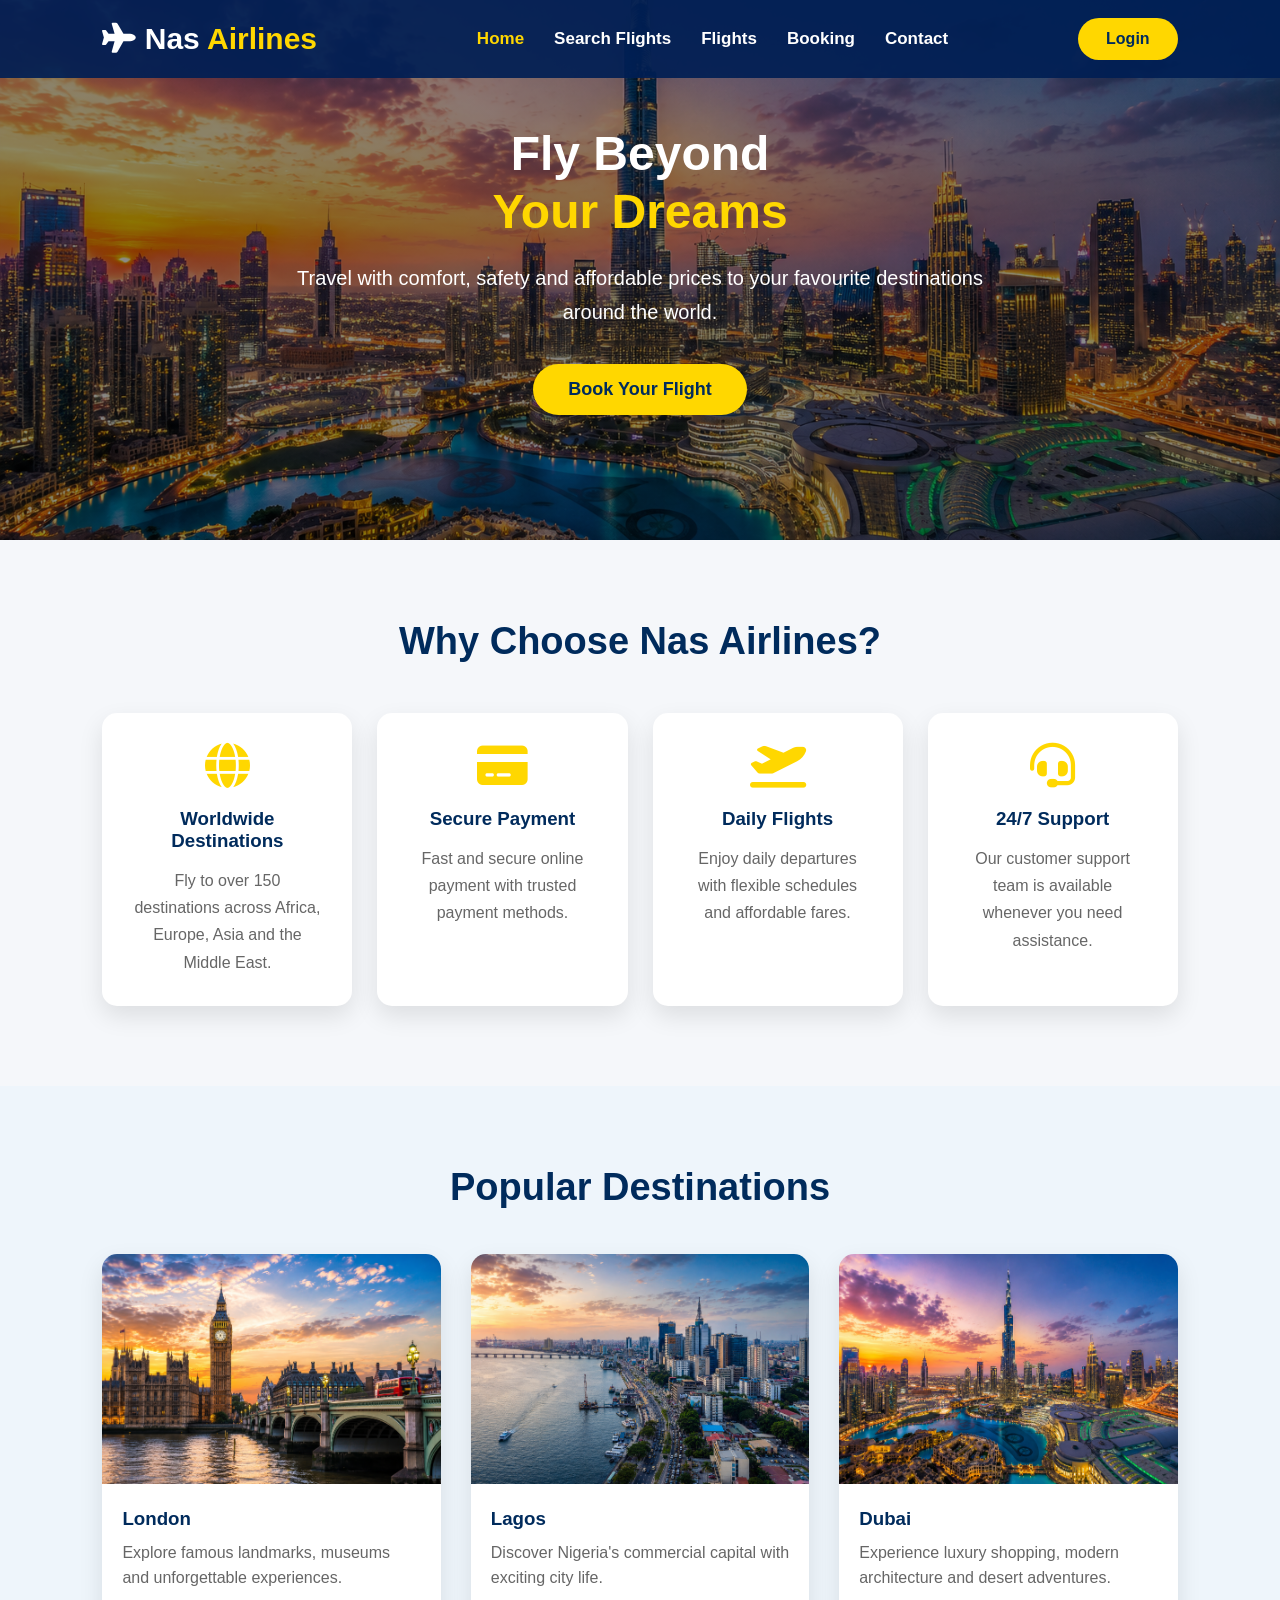
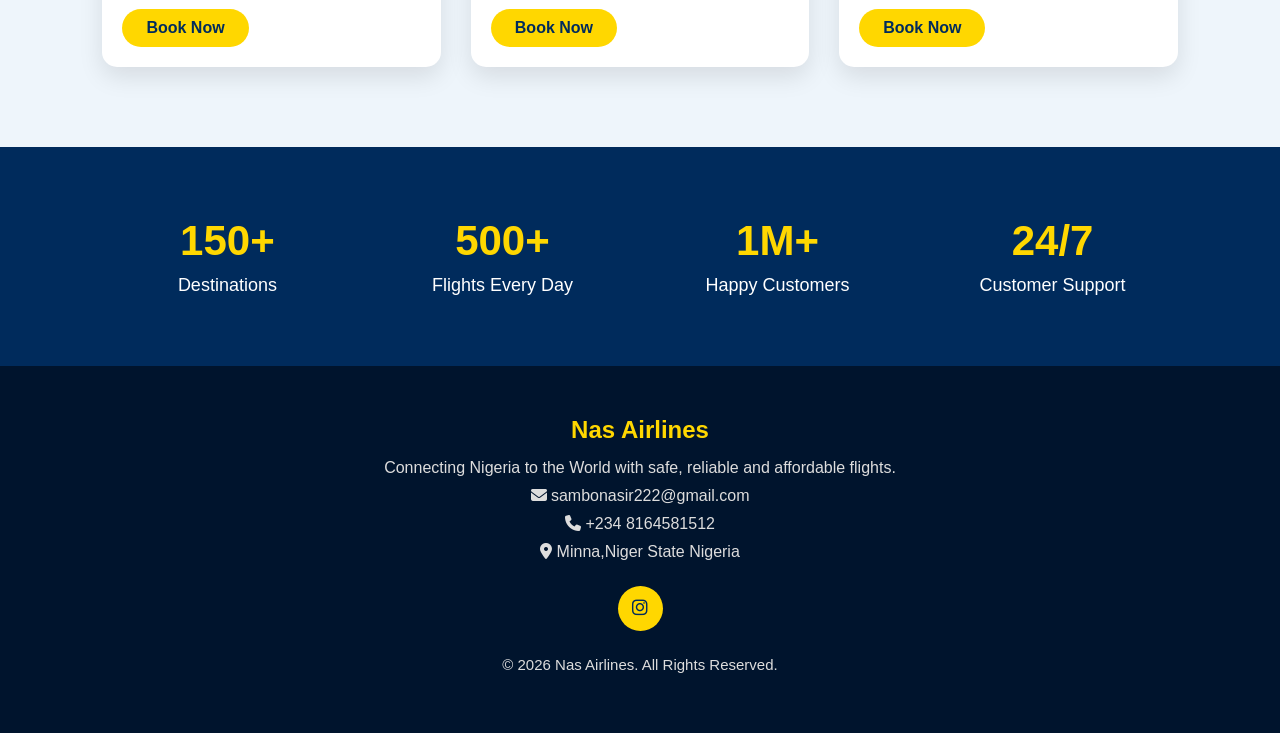
<file: index.html>
<!DOCTYPE html>
<html lang="en">

<head>

<meta charset="UTF-8">

<meta name="viewport" content="width=device-width, initial-scale=1.0">

<title>Nas Airlines</title>

<link rel="stylesheet" href="style.css">

<link rel="stylesheet"
href="https://cdnjs.cloudflare.com/ajax/libs/font-awesome/6.5.2/css/all.min.css">

</head>

<body>


<header>

<div class="logo">

<i class="fas fa-plane"></i>

Nas <span>Airlines</span>

</div>

<nav>

<ul>

<li><a class="active" href="index.html">Home</a></li>

<li><a href="search.html">Search Flights</a></li>

<li><a href="flights.html">Flights</a></li>

<li><a href="booking.html">Booking</a></li>

<li><a href="contact.html">Contact</a></li>

</ul>

</nav>

<a href="#" class="login-btn">Login</a>

</header>



<section class="hero">

<div class="hero-content">

<h1>

Fly Beyond

<br>

<span>Your Dreams</span>

</h1>

<p>

Travel with comfort, safety and affordable prices to your favourite destinations around the world.

</p>

<a href="search.html" class="hero-btn">

Book Your Flight

</a>

</div>

</section>



<section class="features">

<h2>Why Choose Nas Airlines?</h2>

<div class="feature-container">

<div class="feature-card">

<i class="fas fa-globe"></i>

<h3>Worldwide Destinations</h3>

<p>

Fly to over 150 destinations across Africa, Europe, Asia and the Middle East.

</p>

</div>

<div class="feature-card">

<i class="fas fa-credit-card"></i>

<h3>Secure Payment</h3>

<p>

Fast and secure online payment with trusted payment methods.

</p>

</div>

<div class="feature-card">

<i class="fas fa-plane-departure"></i>

<h3>Daily Flights</h3>

<p>

Enjoy daily departures with flexible schedules and affordable fares.

</p>

</div>

<div class="feature-card">

<i class="fas fa-headset"></i>

<h3>24/7 Support</h3>

<p>

Our customer support team is available whenever you need assistance.

</p>

</div>

</div>

</section>


<section class="destinations">

<h2>Popular Destinations</h2>

<div class="destination-container">

<div class="destination-card">

<img src="images/london.jpg.png" alt="London">

<div class="destination-info">

<h3>London</h3>

<p>Explore famous landmarks, museums and unforgettable experiences.</p>

<a href="search.html" class="card-btn">Book Now</a>

</div>

</div>

<div class="destination-card">

<img src="images/lagos.jpg.png" alt="Lagos">

<div class="destination-info">

<h3>Lagos</h3>

<p>Discover Nigeria's commercial capital with exciting city life.</p>

<a href="search.html" class="card-btn">Book Now</a>

</div>

</div>

<div class="destination-card">

<img src="images/dubai.jpg.png" alt="Dubai">

<div class="destination-info">

<h3>Dubai</h3>

<p>Experience luxury shopping, modern architecture and desert adventures.</p>

<a href="search.html" class="card-btn">Book Now</a>

</div>

</div>

</div>

</section>

<section class="stats">

<div class="stat-box">

<h2>150+</h2>

<p>Destinations</p>

</div>

<div class="stat-box">

<h2>500+</h2>

<p>Flights Every Day</p>

</div>

<div class="stat-box">

<h2>1M+</h2>

<p>Happy Customers</p>

</div>

<div class="stat-box">

<h2>24/7</h2>

<p>Customer Support</p>

</div>

</section>



<footer>

<div class="footer-content">

<h2>Nas Airlines</h2>

<p>Connecting Nigeria to the World with safe, reliable and affordable flights.</p>

<p><i class="fas fa-envelope"></i> sambonasir222@gmail.com</p>

<p><i class="fas fa-phone"></i> +234 8164581512</p>

<p><i class="fas fa-location-dot"></i> Minna,Niger State Nigeria</p>

<div class="social-icons">


<a href="#"><i class="fab fa-instagram"></i></a>

</div>

<p class="copyright">

© 2026 Nas Airlines. All Rights Reserved.

</p>

</div>

</footer>

</body>

</html>
</file>
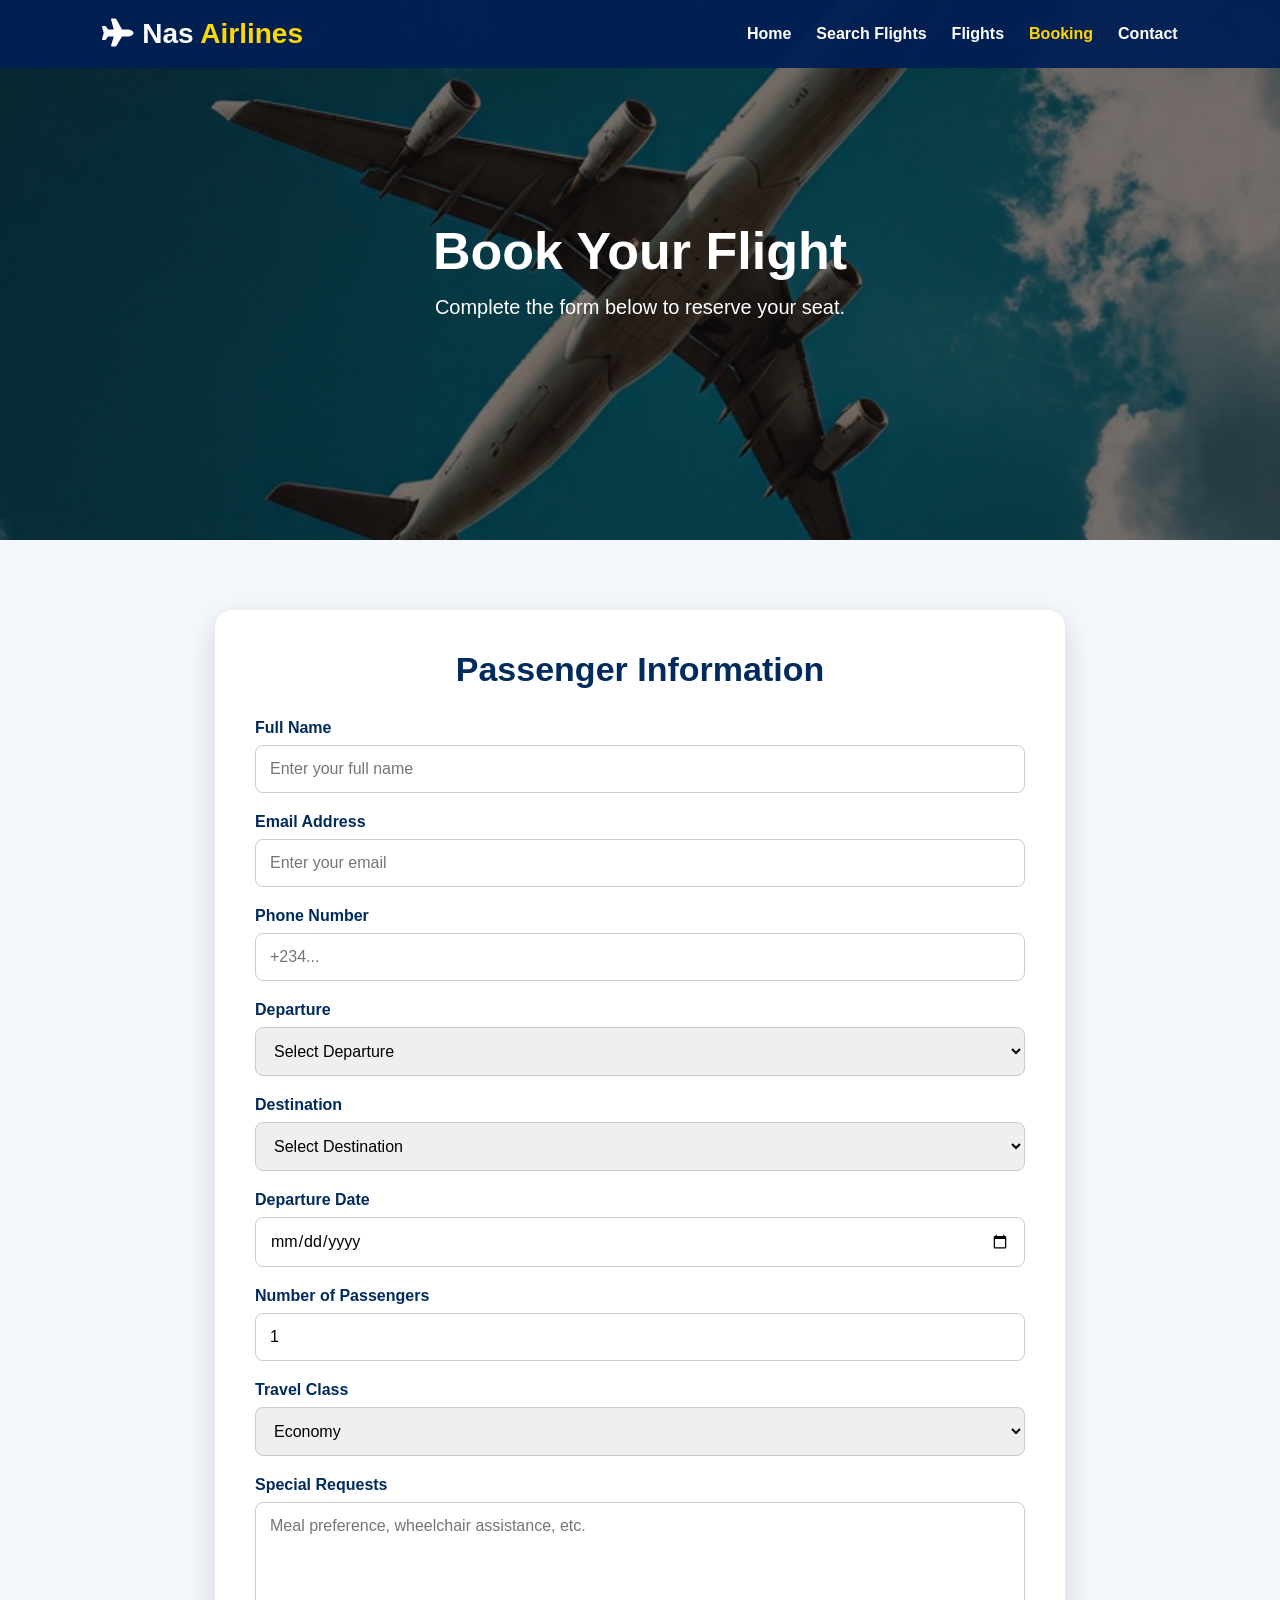
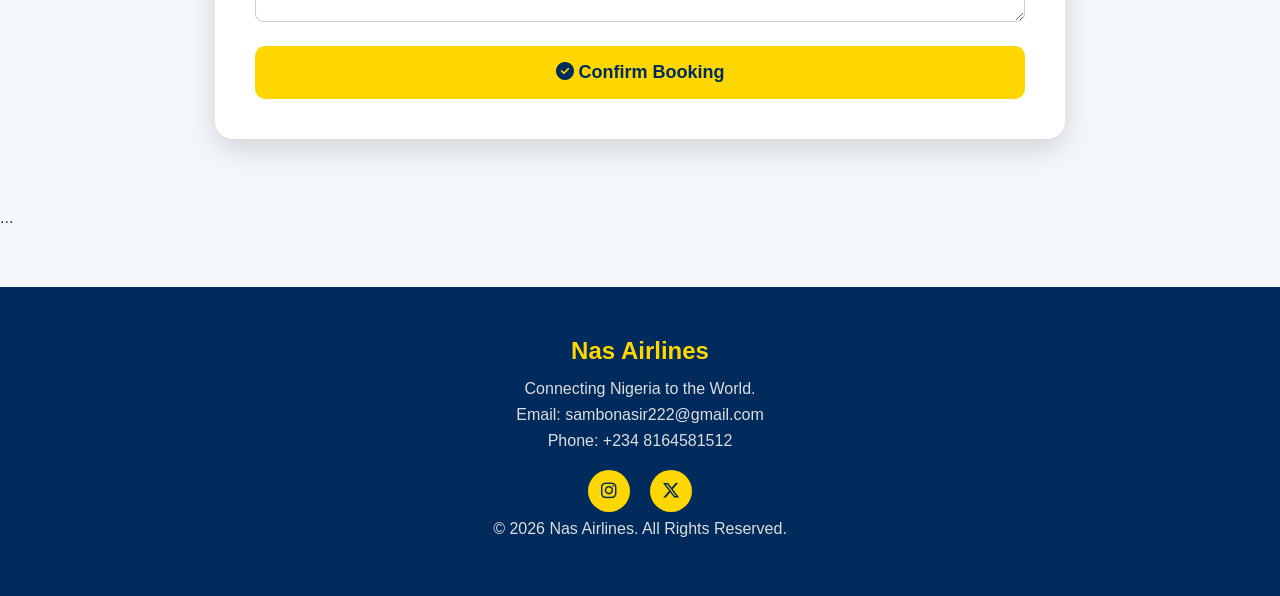
<file: booking.html>
<!DOCTYPE html>
<html lang="en">

<head>

<meta charset="UTF-8">
<meta name="viewport" content="width=device-width, initial-scale=1.0">

<title>Book Flight | Nas Airlines</title>

<link rel="stylesheet" href="booking.css">

<link rel="stylesheet"
href="https://cdnjs.cloudflare.com/ajax/libs/font-awesome/6.5.2/css/all.min.css">

</head>

<body>

<header>

<div class="logo">
<i class="fas fa-plane"></i>
Nas <span>Airlines</span>
</div>

<nav>

<ul>

<li><a href="index.html">Home</a></li>
<li><a href="search.html">Search Flights</a></li>
<li><a href="flights.html">Flights</a></li>
<li><a href="booking.html" class="active">Booking</a></li>
<li><a href="contact.html">Contact</a></li>

</ul>

</nav>

</header>

<section class="hero">

<div class="overlay">

<h1>Book Your Flight</h1>

<p>Complete the form below to reserve your seat.</p>

</div>

</section>

<section class="booking">

<h2>Passenger Information</h2>

<form>

<div class="input-group">

<label>Full Name</label>

<input type="text" placeholder="Enter your full name" required>

</div>

<div class="input-group">

<label>Email Address</label>

<input type="email" placeholder="Enter your email" required>

</div>

<div class="input-group">

<label>Phone Number</label>

<input type="tel" placeholder="+234..." required>

</div>
<div class="input-group">

<label>Departure</label>

<select required>
    <option value="">Select Departure</option>
    <option>Abuja</option>
    <option>Lagos</option>
    <option>Kano</option>
</select>

</div>

<div class="input-group">

<label>Destination</label>

<select required>
    <option value="">Select Destination</option>
    <option>London</option>
    <option>Dubai</option>
    <option>Lagos</option>
</select>

</div>

<div class="input-group">

<label>Departure Date</label>

<input type="date" required>

</div>

<div class="input-group">

<label>Number of Passengers</label>

<input type="number" min="1" max="10" value="1" required>

</div>

<div class="input-group">

<label>Travel Class</label>

<select required>
    <option>Economy</option>
    <option>Premium Economy</option>
    <option>Business</option>
    <option>First Class</option>
</select>

</div>

<div class="input-group">

<label>Special Requests</label>

<textarea rows="5" placeholder="Meal preference, wheelchair assistance, etc."></textarea>

</div>

<button type="submit" class="book-btn">
<i class="fas fa-check-circle"></i>
Confirm Booking
</button>

</form>

</section>
...
</form>

</section>

<footer>

<h2>Nas Airlines</h2>

<p>Connecting Nigeria to the World.</p>

<p>Email: sambonasir222@gmail.com</p>

<p>Phone: +234 8164581512</p>

<div class="social-icons">
<a href="#"><i class="fab fa-instagram"></i></a>
<a href="#"><i class="fab fa-x-twitter"></i></a>

</div>

<p>&copy; 2026 Nas Airlines. All Rights Reserved.</p>

</footer>

</body>
</html>
</file>
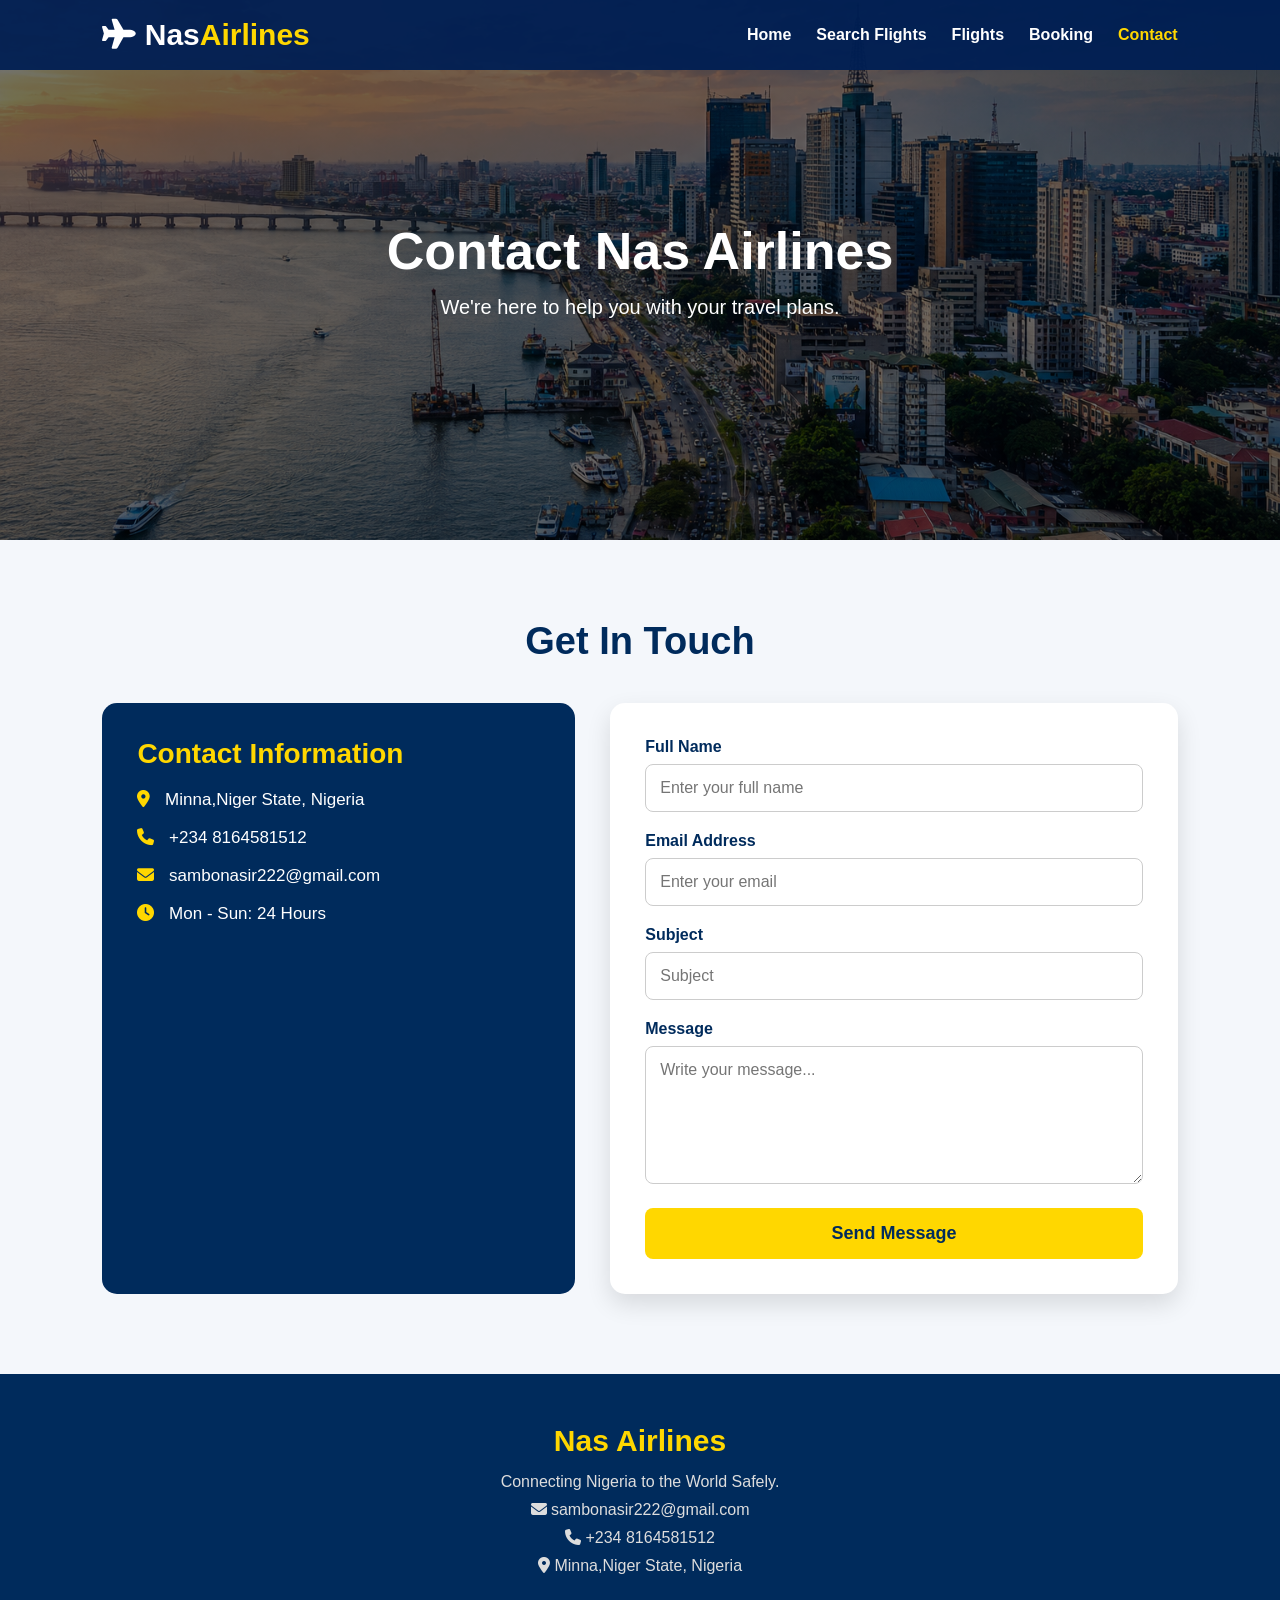
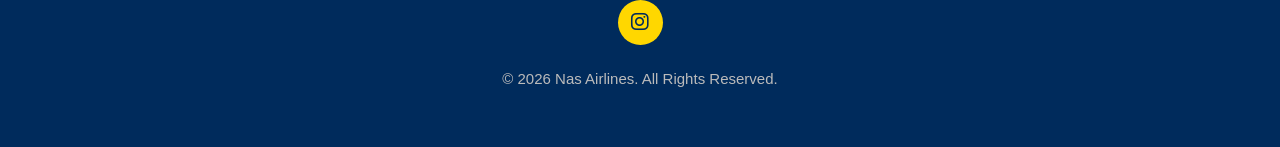
<file: contact.html>
<!DOCTYPE html>
<html lang="en">

<head>

<meta charset="UTF-8">
<meta name="viewport" content="width=device-width, initial-scale=1.0">

<title>Contact Us | Nas Airlines</title>

<link rel="stylesheet" href="contact.css">

<link rel="stylesheet"
href="https://cdnjs.cloudflare.com/ajax/libs/font-awesome/6.5.2/css/all.min.css">

</head>

<body>

<header>

<div class="logo">
<i class="fas fa-plane"></i>
Nas<span>Airlines</span>
</div>

<nav>

<ul>

<li><a href="index.html">Home</a></li>
<li><a href="search.html">Search Flights</a></li>
<li><a href="flights.html">Flights</a></li>
<li><a href="booking.html">Booking</a></li>
<li><a href="contact.html" class="active">Contact</a></li>

</ul>

</nav>

</header>

<section class="hero">

<div class="overlay">

<h1>Contact Nas Airlines</h1>

<p>We're here to help you with your travel plans.</p>

</div>

</section>

<section class="contact">

<h2>Get In Touch</h2>

<div class="contact-container">

<div class="contact-info">

<h3>Contact Information</h3>

<p><i class="fas fa-location-dot"></i> Minna,Niger State, Nigeria</p>

<p><i class="fas fa-phone"></i> +234 8164581512</p>

<p><i class="fas fa-envelope"></i> sambonasir222@gmail.com</p>

<p><i class="fas fa-clock"></i> Mon - Sun: 24 Hours</p>

</div>

<form class="contact-form">

<label>Full Name</label>
<input type="text" placeholder="Enter your full name" required>

<label>Email Address</label>
<input type="email" placeholder="Enter your email" required>

<label>Subject</label>
<input type="text" placeholder="Subject" required>

<label>Message</label>
<textarea rows="6" placeholder="Write your message..." required></textarea>

<button type="submit">Send Message</button>

</form>
</div>

</section>

<footer>

<h2>Nas Airlines</h2>

<p>Connecting Nigeria to the World Safely.</p>

<p><i class="fas fa-envelope"></i> sambonasir222@gmail.com</p>

<p><i class="fas fa-phone"></i> +234 8164581512</p>

<p><i class="fas fa-location-dot"></i> Minna,Niger State, Nigeria</p>

<div class="social-icons">



<a href="#"><i class="fab fa-instagram"></i></a>

</div>

<p class="copyright">
© 2026 Nas Airlines. All Rights Reserved.
</p>

</footer>

</body>

</html>
</file>
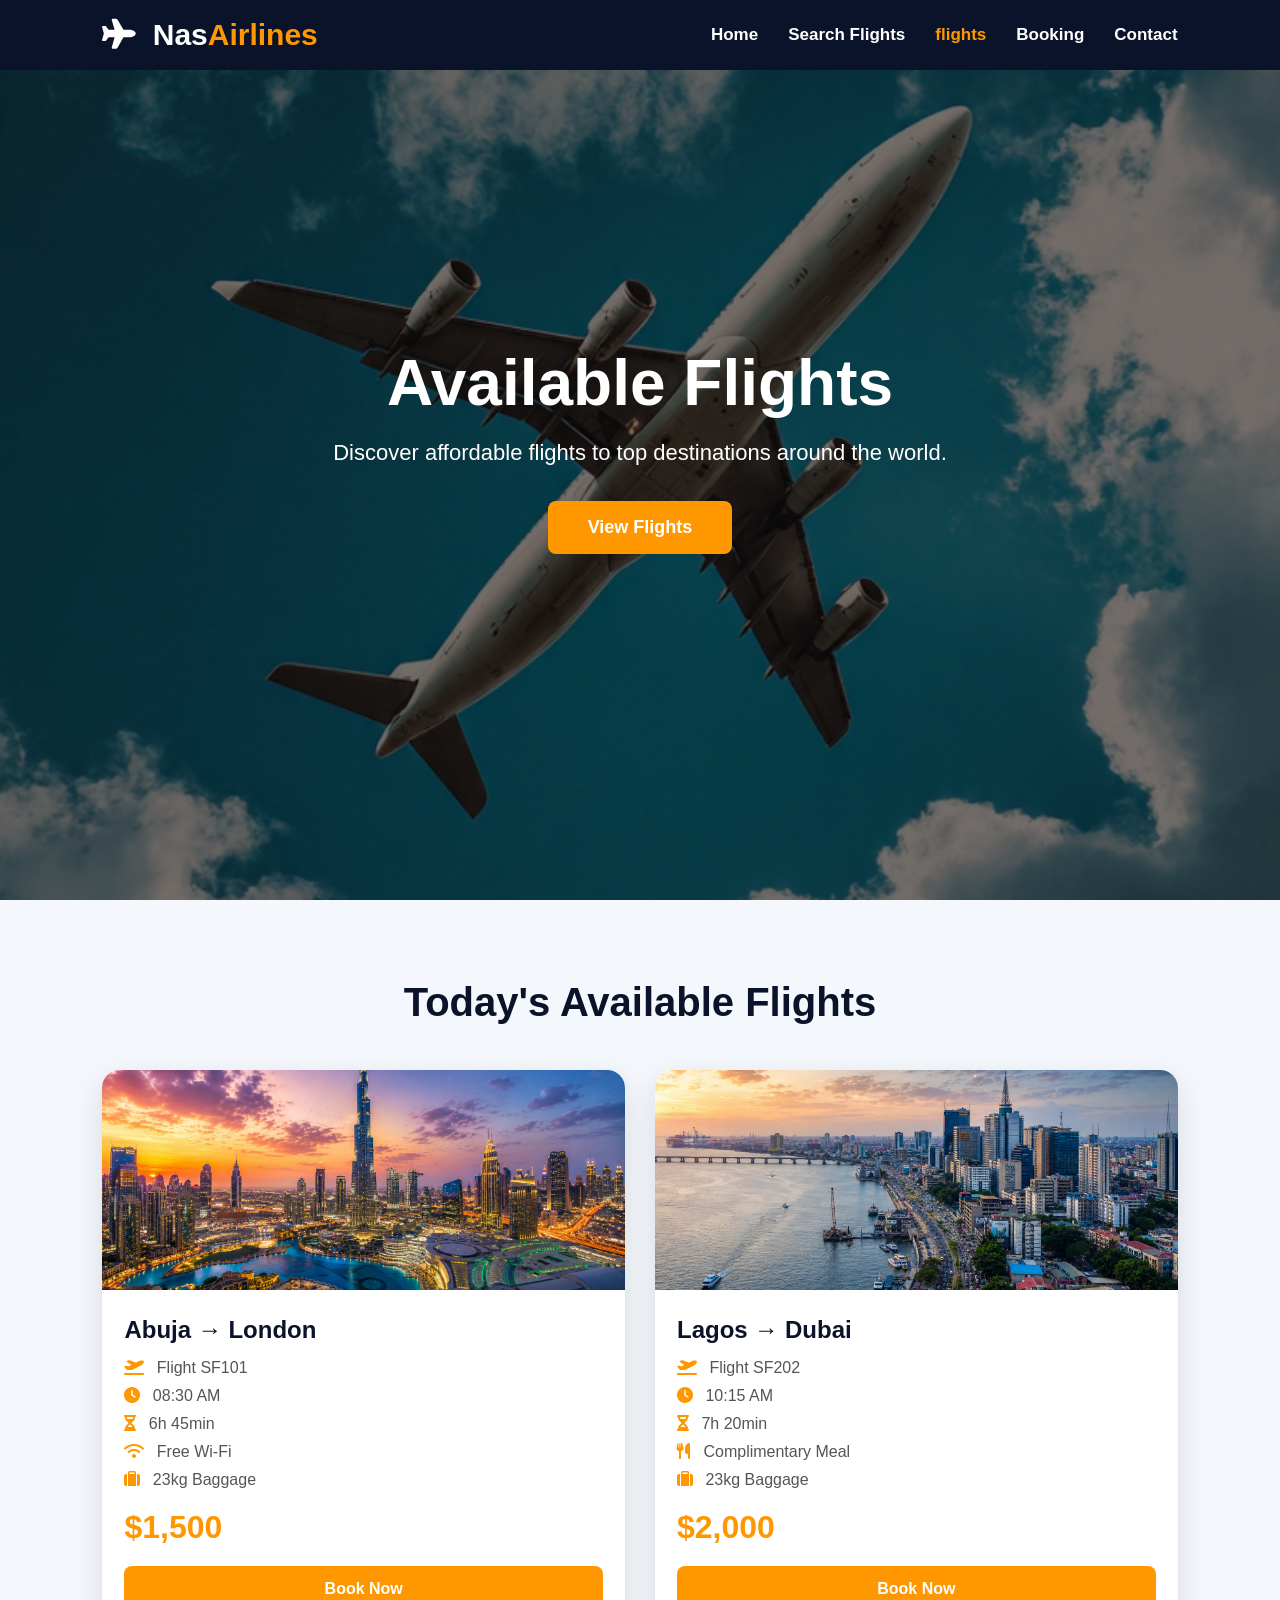
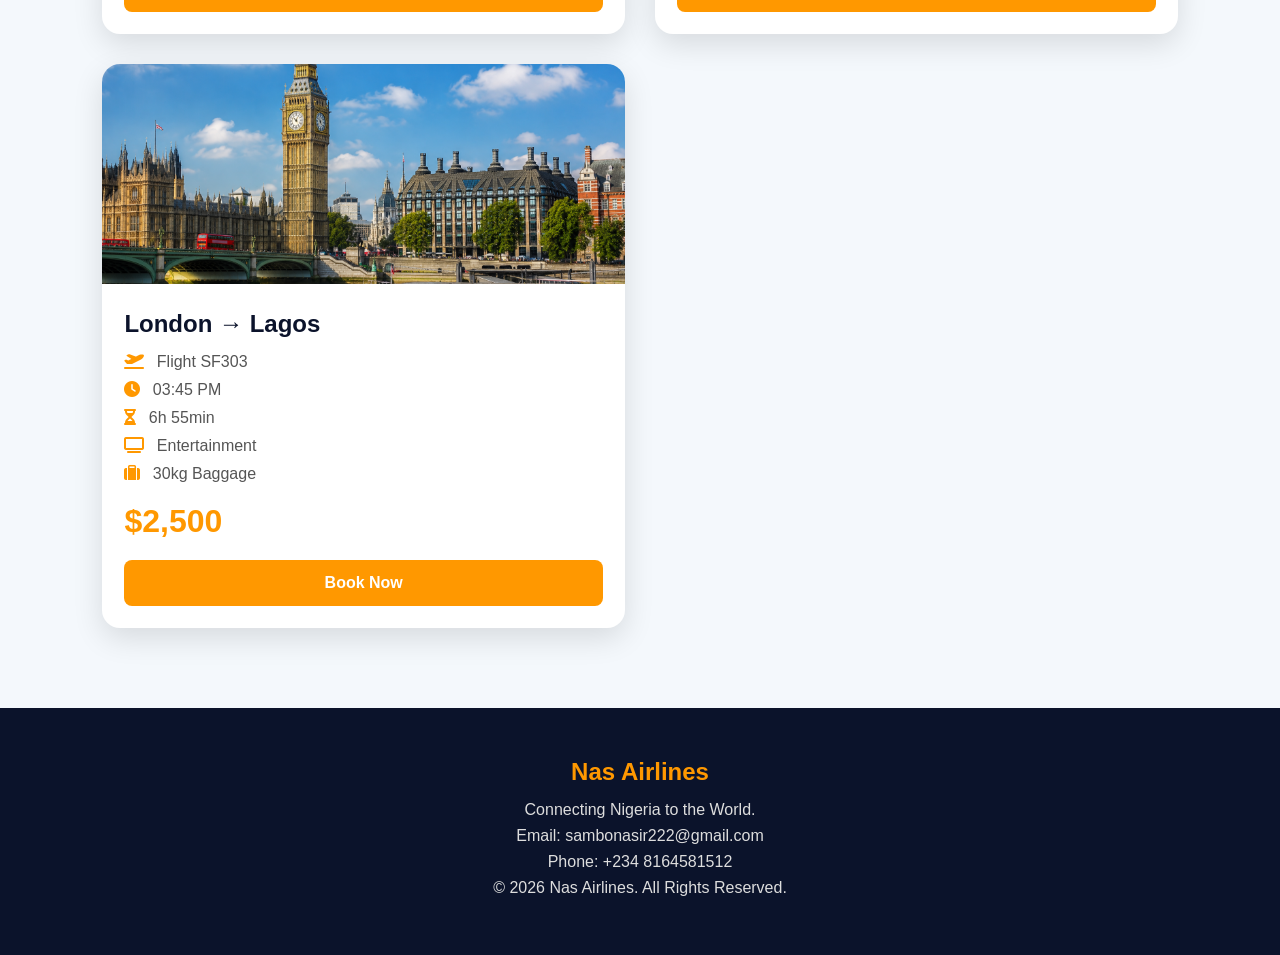
<file: Flights.html>
<!DOCTYPE html>
<html lang="en">

<head>
    <meta charset="UTF-8">
    <meta name="viewport" content="width=device-width, initial-scale=1.0">

    <title>Available Flights | Nas Airlines</title>

    <link rel="stylesheet" href="flight.css">

    <link rel="stylesheet"
    href="https://cdnjs.cloudflare.com/ajax/libs/font-awesome/6.5.2/css/all.min.css">
</head>

<body>

<header>

    <div class="logo">
        <i class="fas fa-plane"></i>
        Nas<span>Airlines</span>
    </div>

    <nav>
        <ul>
            <li><a href="index.html">Home</a></li>
            <li><a href="search.html">Search Flights</a></li>
            <li><a href="flights.html" class="active">flights</a></li>
            <li><a href="booking.html">Booking</a></li>
            <li><a href="contact.html">Contact</a></li>
        </ul>
    </nav>

</header>

<section class="hero">

    <div class="overlay">

        <h1>Available Flights</h1>

        <p>
            Discover affordable flights to top destinations around the world.
        </p>

        <a href="#flights" class="hero-btn">
            View Flights
        </a>

    </div>

</section>

<section class="flights" id="flights">

<h2>Today's Available Flights</h2>

<div class="flight-container">

<div class="flight-card">

<img src="images/dubai.jpg.png" alt="Abuja">

<div class="flight-info">

<h3>Abuja → London</h3>

<p><i class="fas fa-plane-departure"></i> Flight SF101</p>

<p><i class="fas fa-clock"></i> 08:30 AM</p>

<p><i class="fas fa-hourglass-half"></i> 6h 45min</p>

<p><i class="fas fa-wifi"></i> Free Wi-Fi</p>

<p><i class="fas fa-suitcase"></i> 23kg Baggage</p>

<div class="price">$1,500</div>

<a href="booking.html" class="book-btn">Book Now</a>

</div>

</div>
<div class="flight-card">

<img src="images/lagos.jpg.png" alt="Lagos">

<div class="flight-info">

<h3>Lagos → Dubai</h3>

<p><i class="fas fa-plane-departure"></i> Flight SF202</p>

<p><i class="fas fa-clock"></i> 10:15 AM</p>

<p><i class="fas fa-hourglass-half"></i> 7h 20min</p>

<p><i class="fas fa-utensils"></i> Complimentary Meal</p>

<p><i class="fas fa-suitcase"></i> 23kg Baggage</p>

<div class="price">$2,000</div>

<a href="booking.html" class="book-btn">Book Now</a>

</div>

</div>


<div class="flight-card">

<img src="images/london view.jpg.png" alt="London">

<div class="flight-info">

<h3>London → Lagos</h3>

<p><i class="fas fa-plane-departure"></i> Flight SF303</p>

<p><i class="fas fa-clock"></i> 03:45 PM</p>

<p><i class="fas fa-hourglass-half"></i> 6h 55min</p>

<p><i class="fas fa-tv"></i> Entertainment</p>

<p><i class="fas fa-suitcase"></i> 30kg Baggage</p>

<div class="price">$2,500</div>

<a href="booking.html" class="book-btn">Book Now</a>

</div>

</div>

</div>

</section>

<footer>

<h2>Nas Airlines</h2>

<p>Connecting Nigeria to the World.</p>

<p>Email: sambonasir222@gmail.com</p>

<p>Phone: +234 8164581512</p>

<p>&copy; 2026 Nas Airlines. All Rights Reserved.</p>

</footer>

</body>

</html>
</file>
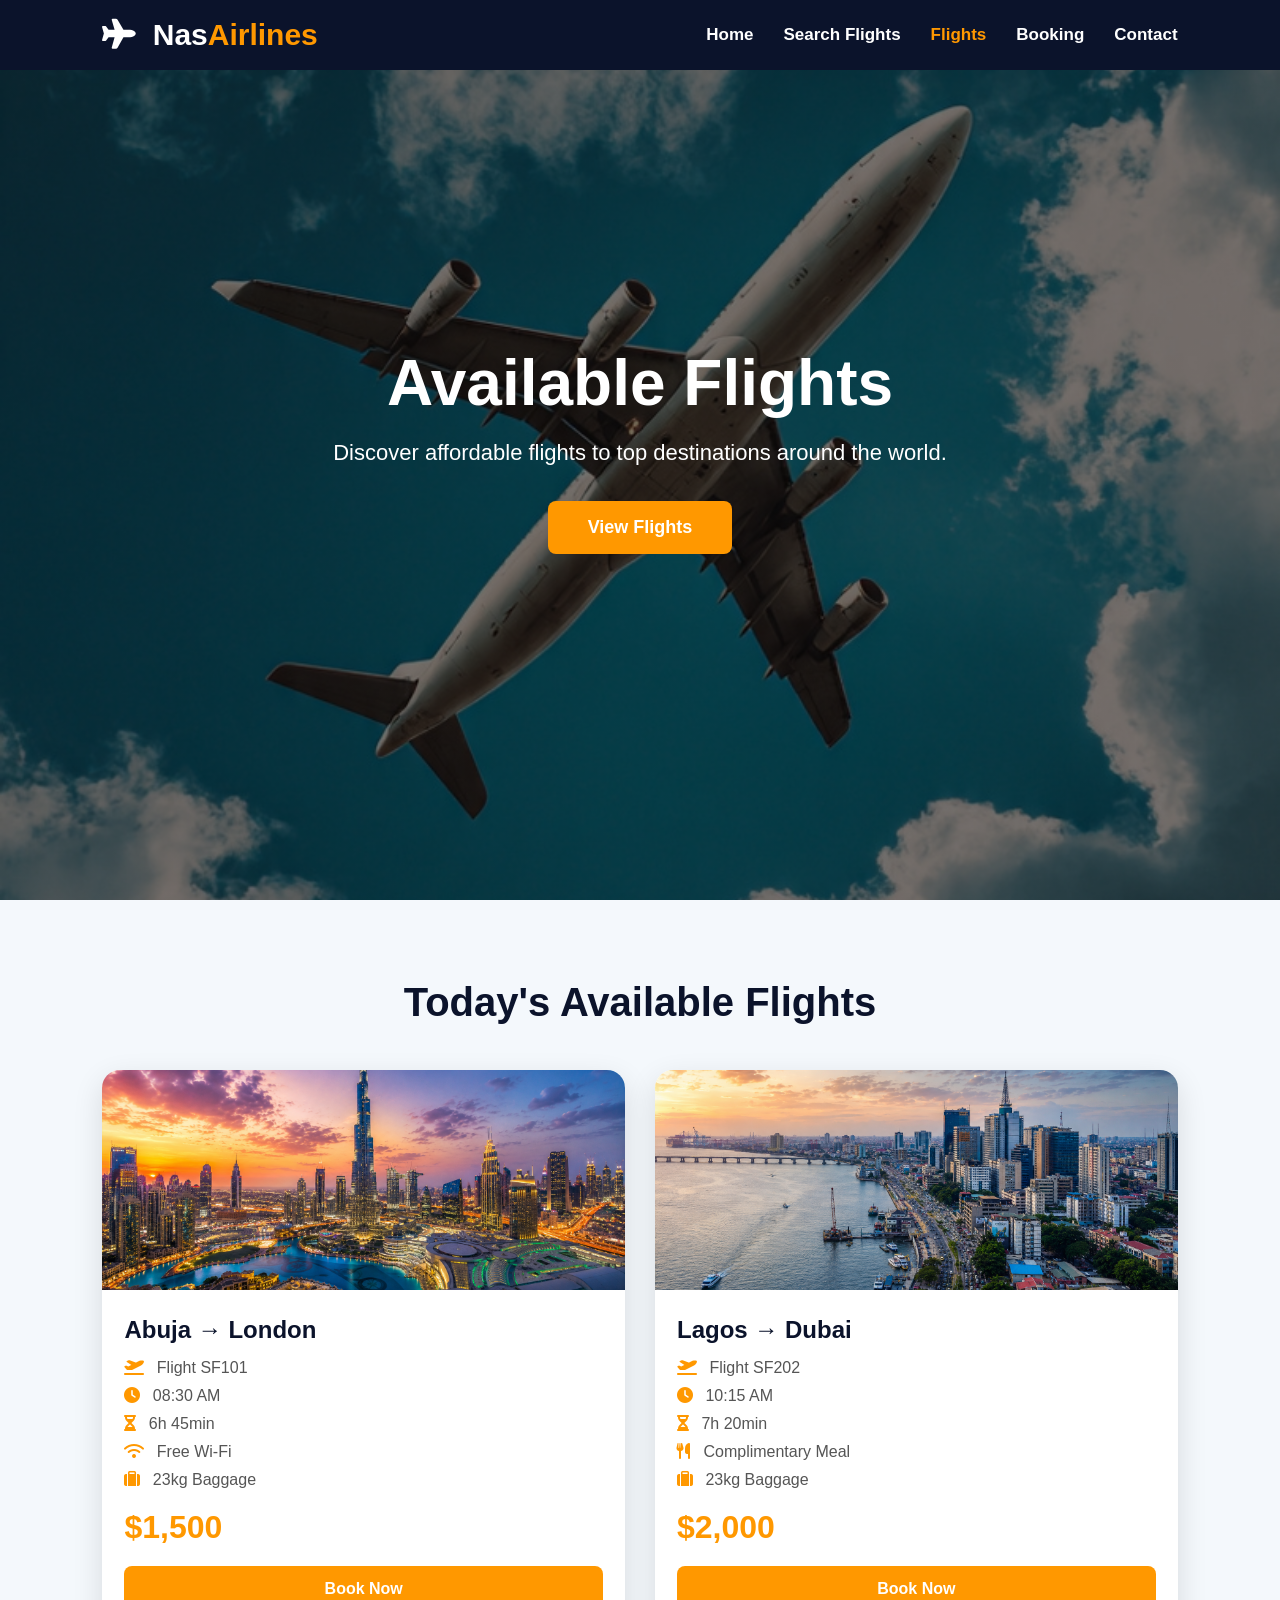
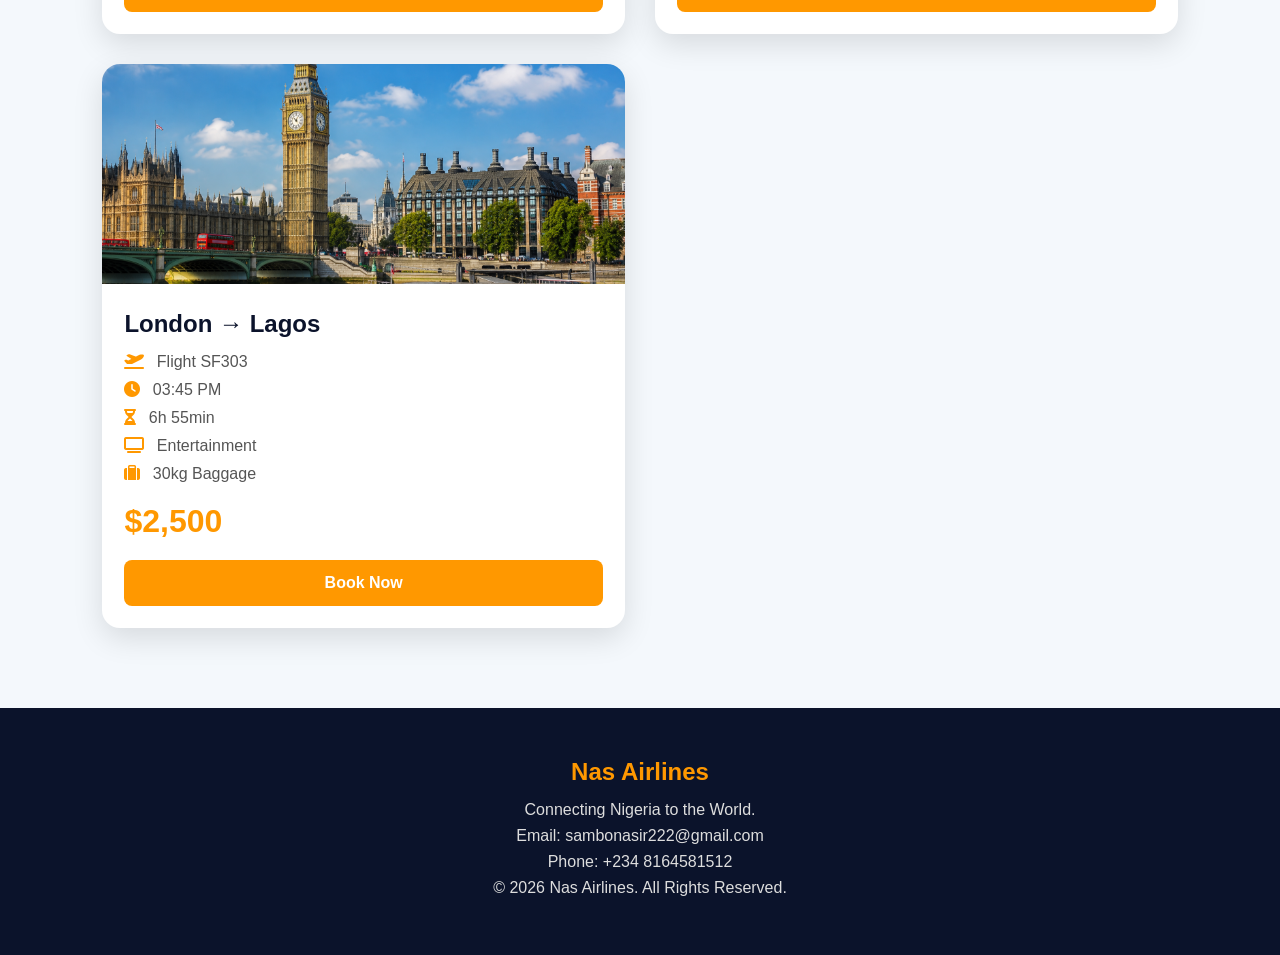
<file: flights.html>
<!DOCTYPE html>
<html lang="en">

<head>
    <meta charset="UTF-8">
    <meta name="viewport" content="width=device-width, initial-scale=1.0">

    <title>Available Flights | Nas Airlines</title>

    <link rel="stylesheet" href="flight.css">

    <link rel="stylesheet"
    href="https://cdnjs.cloudflare.com/ajax/libs/font-awesome/6.5.2/css/all.min.css">
</head>

<body>

<header>

    <div class="logo">
        <i class="fas fa-plane"></i>
        Nas<span>Airlines</span>
    </div>

    <nav>
        <ul>
            <li><a href="index.html">Home</a></li>
            <li><a href="search.html">Search Flights</a></li>
            <li><a href="flights.html" class="active">Flights</a></li>
            <li><a href="booking.html">Booking</a></li>
            <li><a href="contact.html">Contact</a></li>
        </ul>
    </nav>

</header>

<section class="hero">

    <div class="overlay">

        <h1>Available Flights</h1>

        <p>
            Discover affordable flights to top destinations around the world.
        </p>

        <a href="#flights" class="hero-btn">
            View Flights
        </a>

    </div>

</section>

<section class="flights" id="flights">

<h2>Today's Available Flights</h2>

<div class="flight-container">

<div class="flight-card">

<img src="images/dubai.jpg.png" alt="Abuja">

<div class="flight-info">

<h3>Abuja → London</h3>

<p><i class="fas fa-plane-departure"></i> Flight SF101</p>

<p><i class="fas fa-clock"></i> 08:30 AM</p>

<p><i class="fas fa-hourglass-half"></i> 6h 45min</p>

<p><i class="fas fa-wifi"></i> Free Wi-Fi</p>

<p><i class="fas fa-suitcase"></i> 23kg Baggage</p>

<div class="price">$1,500</div>

<a href="booking.html" class="book-btn">Book Now</a>

</div>

</div>
<div class="flight-card">

<img src="images/lagos.jpg.png" alt="Lagos">

<div class="flight-info">

<h3>Lagos → Dubai</h3>

<p><i class="fas fa-plane-departure"></i> Flight SF202</p>

<p><i class="fas fa-clock"></i> 10:15 AM</p>

<p><i class="fas fa-hourglass-half"></i> 7h 20min</p>

<p><i class="fas fa-utensils"></i> Complimentary Meal</p>

<p><i class="fas fa-suitcase"></i> 23kg Baggage</p>

<div class="price">$2,000</div>

<a href="booking.html" class="book-btn">Book Now</a>

</div>

</div>


<div class="flight-card">

<img src="images/london view.jpg.png" alt="London">

<div class="flight-info">

<h3>London → Lagos</h3>

<p><i class="fas fa-plane-departure"></i> Flight SF303</p>

<p><i class="fas fa-clock"></i> 03:45 PM</p>

<p><i class="fas fa-hourglass-half"></i> 6h 55min</p>

<p><i class="fas fa-tv"></i> Entertainment</p>

<p><i class="fas fa-suitcase"></i> 30kg Baggage</p>

<div class="price">$2,500</div>

<a href="booking.html" class="book-btn">Book Now</a>

</div>

</div>

</div>

</section>

<footer>

<h2>Nas Airlines</h2>

<p>Connecting Nigeria to the World.</p>

<p>Email: sambonasir222@gmail.com</p>

<p>Phone: +234 8164581512</p>

<p>&copy; 2026 Nas Airlines. All Rights Reserved.</p>

</footer>

</body>

</html>
</file>
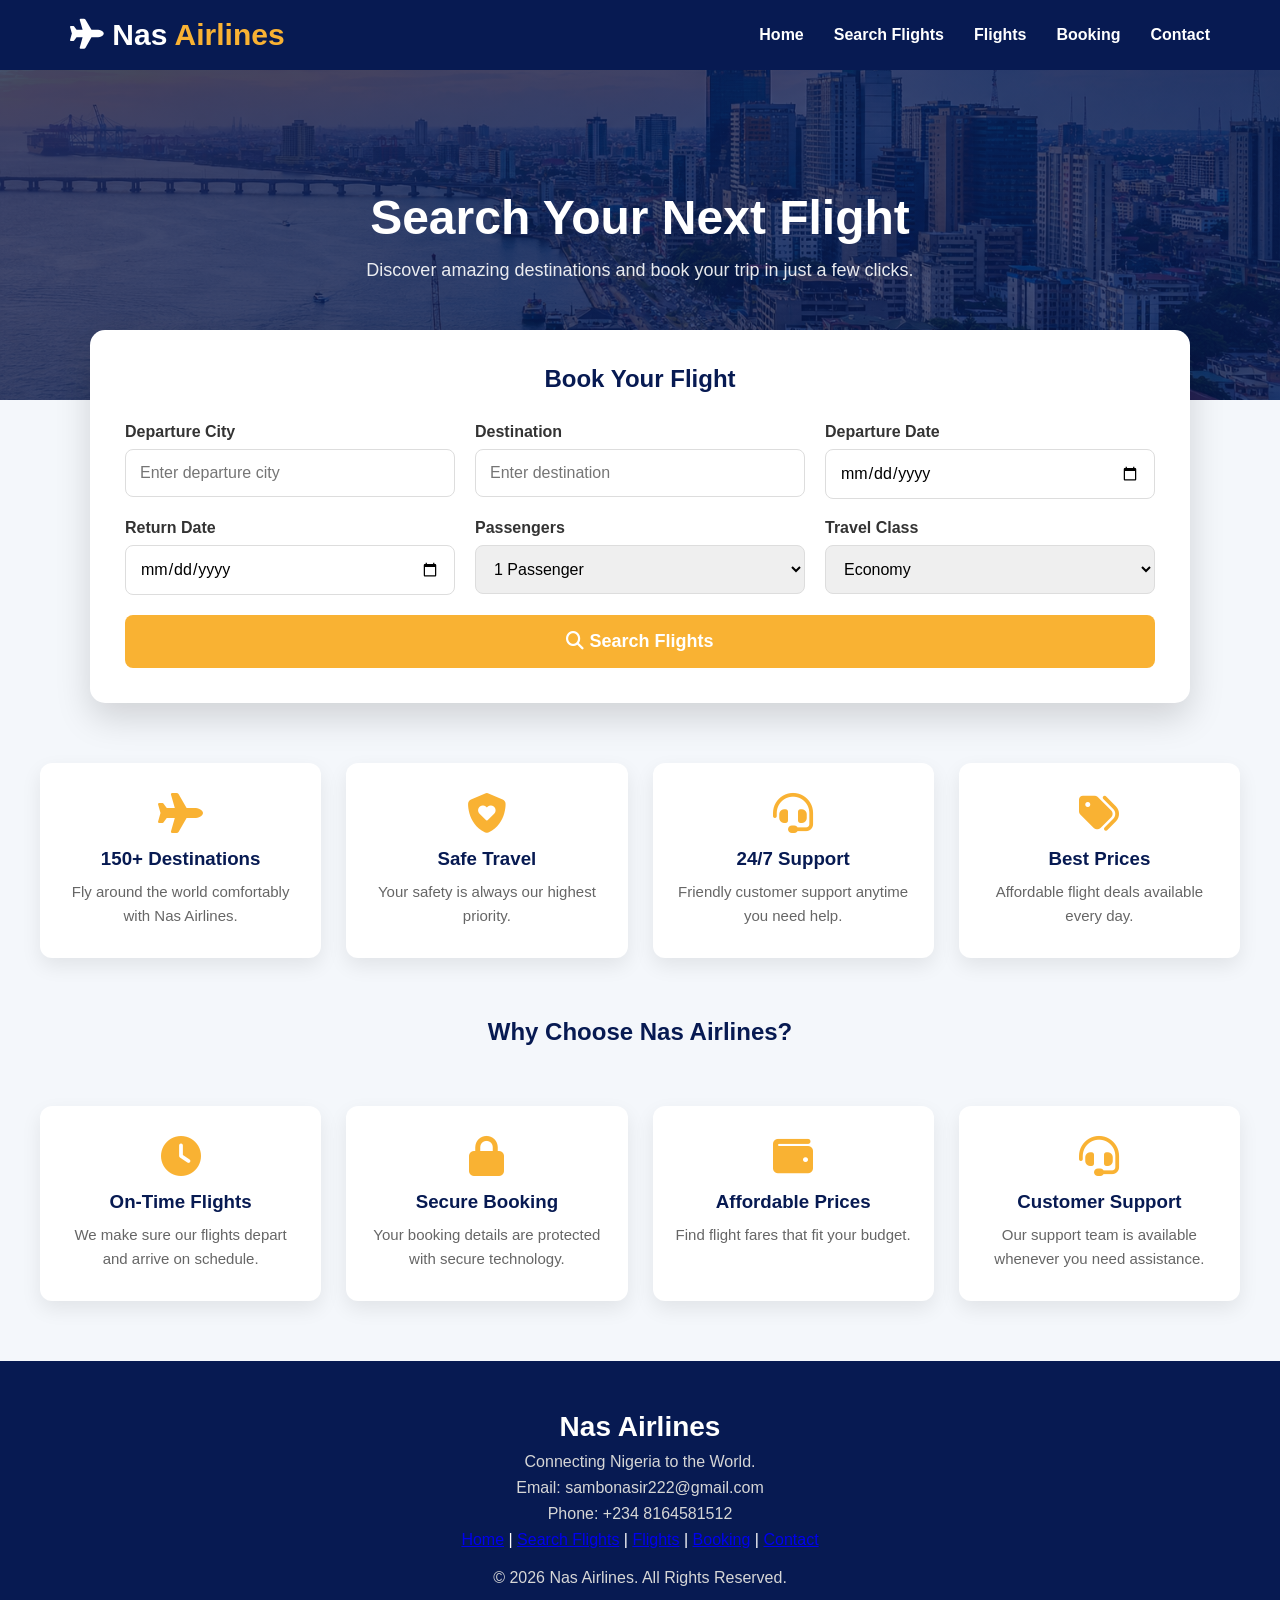
<file: search.html>
<!DOCTYPE html>
<html lang="en">
<head>
    <meta charset="UTF-8">
    <meta name="viewport" content="width=device-width, initial-scale=1.0">
    <title>Search Flights | Nas Airlines</title>

    <link rel="stylesheet" href="search.css">

    <link rel="stylesheet"
    href="https://cdnjs.cloudflare.com/ajax/libs/font-awesome/6.5.2/css/all.min.css">
</head>

<body>

<header>

<nav>

<div class="logo">
<i class="fas fa-plane"></i>
Nas <span>Airlines</span>
</div>

<ul>

<li><a href="index.html">Home</a></li>

<li><a href="search.html" >Search Flights</a></li>

<li><a href="flights.html">Flights</a></li>

<li><a href="booking.html">Booking</a></li>

<li><a href="contact.html">Contact</a></li>

</ul>

</nav>

</header>

<section class="hero">

<div class="hero-content">

<h1>Search Your Next Flight</h1>

<p>
Discover amazing destinations and book your trip in just a few clicks.
</p>

</div>

</section>

<section class="booking-box">

<h2>Book Your Flight</h2>

<form action="Flights.html"method="get">

<div class="form-grid">

<div class="form-group">

<label>Departure City</label>

<input type="text"
placeholder="Enter departure city">

</div>

<div class="form-group">

<label>Destination</label>

<input type="text"
placeholder="Enter destination">

</div>

<div class="form-group">

<label>Departure Date</label>

<input type="date">

</div>
<div class="form-group">

<label>Return Date</label>

<input type="date">

</div>

<div class="form-group">

<label>Passengers</label>

<select>

<option>1 Passenger</option>
<option>2 Passengers</option>
<option>3 Passengers</option>
<option>4+ Passengers</option>

</select>

</div>

<div class="form-group">

<label>Travel Class</label>

<select>

<option>Economy</option>
<option>Premium Economy</option>
<option>Business</option>
<option>First Class</option>

</select>

</div>

</div>

<button type="submit" class="search-btn">
<i class="fas fa-search"></i>
Search Flights
</button>

</form>

</section>

<section class="services">

<div class="service-card">

<i class="fas fa-plane"></i>

<h3>150+ Destinations</h3>

<p>Fly around the world comfortably with Nas Airlines.</p>

</div>

<div class="service-card">

<i class="fas fa-shield-heart"></i>

<h3>Safe Travel</h3>

<p>Your safety is always our highest priority.</p>

</div>

<div class="service-card">

<i class="fas fa-headset"></i>

<h3>24/7 Support</h3>

<p>Friendly customer support anytime you need help.</p>

</div>

<div class="service-card">

<i class="fas fa-tags"></i>

<h3>Best Prices</h3>

<p>Affordable flight deals available every day.</p>

</div>

</section>
<section class="travel-tips">

<h2 style="text-align:center;color:#071a52;margin-bottom:30px;">
Why Choose Nas Airlines?
</h2>

<div class="services">

<div class="service-card">
<i class="fas fa-clock"></i>
<h3>On-Time Flights</h3>
<p>We make sure our flights depart and arrive on schedule.</p>
</div>

<div class="service-card">
<i class="fas fa-lock"></i>
<h3>Secure Booking</h3>
<p>Your booking details are protected with secure technology.</p>
</div>

<div class="service-card">
<i class="fas fa-wallet"></i>
<h3>Affordable Prices</h3>
<p>Find flight fares that fit your budget.</p>
</div>

<div class="service-card">
<i class="fas fa-headset"></i>
<h3>Customer Support</h3>
<p>Our support team is available whenever you need assistance.</p>
</div>

</div>

</section>

<footer>

<h3>Nas Airlines</h3>

<p>Connecting Nigeria to the World.</p>

<p>Email: sambonasir222@gmail.com</p>

<p>Phone: +234 8164581512</p>
<div class="footer-links">

<a href="index.html">Home</a> |
<a href="search.html">Search Flights</a> |
<a href="flights.html">Flights</a> |
<a href="booking.html">Booking</a> |
<a href="contact.html">Contact</a>

</div>

<p style="margin-top:20px;">
&copy; 2026 Nas Airlines. All Rights Reserved.
</p>

</footer>

</body>
</html>
</file>
<file: style.css>
*{
    margin:0;
    padding:0;
    box-sizing:border-box;
    font-family:Arial, Helvetica, sans-serif;
}

html{
    scroll-behavior:smooth;
}

body{
    background:#f5f7fa;
    color:#333;
}


header{
    position:fixed;
    top:0;
    left:0;
    width:100%;
    background:rgba(0,31,84,.92);
    display:flex;
    justify-content:space-between;
    align-items:center;
    padding:18px 8%;
    z-index:1000;
}

.logo{
    color:#fff;
    font-size:30px;
    font-weight:bold;
}

.logo span{
    color:#FFD700;
}

nav ul{
    display:flex;
    list-style:none;
}

nav ul li{
    margin-left:30px;
}

nav ul li a{
    color:white;
    text-decoration:none;
    font-size:17px;
    font-weight:600;
    transition:.3s;
}

nav ul li a:hover,
nav ul li a.active{
    color:#FFD700;
}

.login-btn{
    text-decoration:none;
    background:#FFD700;
    color:#002b5c;
    padding:12px 28px;
    border-radius:30px;
    font-weight:bold;
    transition:.3s;
}

.login-btn:hover{
    background:white;
}


.hero{
    height:60vh;
    background:linear-gradient(rgba(0,0,0,.45),rgba(0,0,0,.45)),
    url("images/dubai.jpg.png");
    background-size:cover;
    background-position:center;
    display:flex;
    justify-content:center;
    align-items:center;
    text-align:center;
    color:white;
    padding:20px;
}

    .hero-content{
    max-width:700px;
}

.hero h1{
    font-size:48px;
    line-height:1.2;
    margin-bottom:20px;
}

.hero h1 span{
    color:#FFD700;
}

.hero p{
    font-size:20px;
    margin-bottom:35px;
    line-height:1.7;
}

.hero-btn{
    display:inline-block;
    background:#FFD700;
    color:#002b5c;
    padding:15px 35px;
    border-radius:40px;
    text-decoration:none;
    font-weight:bold;
    font-size:18px;
    transition:.3s;
}

.hero-btn:hover{
    background:rgb(233, 231, 231);
}



.features{
    padding:80px 8%;
}

.features h2{
    text-align:center;
    font-size:38px;
    color:#002b5c;
    margin-bottom:50px;
}

.feature-container{
    display:grid;
    grid-template-columns:repeat(auto-fit,minmax(240px,1fr));
    gap:25px;
}

.feature-card{
    background:white;
    padding:30px;
    border-radius:15px;
    text-align:center;
    box-shadow:0 10px 25px rgba(0,0,0,.1);
    transition:.3s;
}

.feature-card:hover{
    transform:translateY(-10px);
}

.feature-card i{
    font-size:45px;
    color:#FFD700;
    margin-bottom:20px;
}

.feature-card h3{
    color:#002b5c;
    margin-bottom:15px;
}

.feature-card p{
    line-height:1.7;
    color:#666;
}


.destinations{
    padding:80px 8%;
    background:#eef5fb;
}

.destinations h2{
    text-align:center;
    font-size:38px;
    color:#002b5c;
    margin-bottom:45px;
}

.destination-container{
    display:grid;
    grid-template-columns:repeat(auto-fit,minmax(300px,1fr));
    gap:30px;
}

.destination-card{
    background:rgb(255, 255, 255);
    border-radius:15px;
    overflow:hidden;
    box-shadow:0 10px 25px rgba(0,0,0,.1);
    transition:.3s;
}

.destination-card:hover{
    transform:translateY(-8px);
}

.destination-card img{
    width:100%;
    height:230px;
    object-fit:cover;
}

.destination-info{
    padding:20px;
}

.destination-info h3{
    color:#002b5c;
    margin-bottom:10px;
}

.destination-info p{
    color:#666;
    line-height:1.6;
    margin-bottom:18px;
}

.card-btn{
    display:inline-block;
    background:#FFD700;
    color:#002b5c;
    text-decoration:none;
    padding:10px 24px;
    border-radius:25px;
    font-weight:bold;
}

.card-btn:hover{
    background:#002b5c;
    color:white;
}



.stats{
    background:#002b5c;
    color:white;
    padding:70px 8%;
    display:grid;
    grid-template-columns:repeat(auto-fit,minmax(180px,1fr));
    gap:25px;
    text-align:center;
}

.stat-box h2{
    font-size:42px;
    color:#FFD700;
    margin-bottom:10px;
}

.stat-box p{
    font-size:18px;
}



footer{
    background:#00142d;
    color:white;
    padding:50px 8%;
    text-align:center;
}

.footer-content h2{
    color:#FFD700;
    margin-bottom:15px;
}

.footer-content p{
    margin:10px 0;
    color:#ddd;
}

.social-icons{
    margin:25px 0;
}

.social-icons a{
    display:inline-block;
    width:45px;
    height:45px;
    line-height:45px;
    border-radius:50%;
    background:#FFD700;
    color:#002b5c;
    margin:0 8px;
    font-size:18px;
    transition:.3s;
}

.social-icons a:hover{
    background:white;
}

.copyright{
    margin-top:25px;
    font-size:15px;
}


@media(max-width:768px){

header{
    flex-direction:column;
    padding:15px;
}

nav ul{
    flex-direction:column;
    text-align:center;
    margin-top:15px;
}

nav ul li{
    margin:10px 0;
}

.hero h1{
    font-size:42px;
}

.hero p{
    font-size:17px;
}

.features h2,
.destinations h2{
    font-size:30px;
}

.login-btn{
    margin-top:15px;
}

}
</file>
<file: booking.css>
/* ===========================
   RESET
=========================== */

*{
    margin:0;
    padding:0;
    box-sizing:border-box;
    font-family:Arial, Helvetica, sans-serif;
}

body{
    background:#f4f7fb;
    color:#333;
}

/* ===========================
   HEADER
=========================== */

header{
    position:fixed;
    top:0;
    left:0;
    width:100%;
    display:flex;
    justify-content:space-between;
    align-items:center;
    padding:18px 8%;
    background:rgba(0,31,84,.95);
    z-index:1000;
}

.logo{
    font-size:28px;
    font-weight:bold;
    color:#fff;
}

.logo span{
    color:#FFD700;
}

nav ul{
    display:flex;
    list-style:none;
}

nav ul li{
    margin-left:25px;
}

nav ul li a{
    color:#fff;
    text-decoration:none;
    font-weight:bold;
    transition:.3s;
}

nav ul li a:hover,
nav ul li a.active{
    color:#FFD700;
}

/* ===========================
   HERO
=========================== */

.hero{
    height:60vh;
    background:
    linear-gradient(rgba(0,0,0,.55),rgba(0,0,0,.55)),
    url("images/plane.jpg.jpg");
    background-size:cover;
    background-position:center;
    background-repeat:no-repeat;

    display:flex;
    justify-content:center;
    align-items:center;
    text-align:center;
    color:#fff;
}

.overlay h1{
    font-size:52px;
    margin-bottom:15px;
}

.overlay p{
    font-size:20px;
}

/* ===========================
   BOOKING FORM
=========================== */

.booking{
    max-width:850px;
    margin:70px auto;
    background:#fff;
    padding:40px;
    border-radius:18px;
    box-shadow:0 10px 30px rgba(0,0,0,.15);
}

.booking h2{
    text-align:center;
    color:#002b5c;
    margin-bottom:30px;
    font-size:34px;
}

.input-group{
    margin-bottom:20px;
}

.input-group label{
    display:block;
    margin-bottom:8px;
    font-weight:bold;
    color:#002b5c;
}

.input-group input,
.input-group select,
.input-group textarea{
    width:100%;
    padding:14px;
    border:1px solid #ccc;
    border-radius:8px;
    font-size:16px;
    outline:none;
}

.input-group input:focus,
.input-group select:focus,
.input-group textarea:focus{
    border-color:#FFD700;
}
/* ===========================
   BUTTON
=========================== */

.book-btn{
    width:100%;
    background:#FFD700;
    color:#002b5c;
    border:none;
    padding:16px;
    font-size:18px;
    font-weight:bold;
    border-radius:10px;
    cursor:pointer;
    transition:.3s;
}

.book-btn:hover{
    background:#002b5c;
    color:#fff;
    transform:translateY(-3px);
}

/* ===========================
   FLIGHT SUMMARY
=========================== */

.summary{
    margin-top:40px;
    background:#eef5fb;
    border-left:5px solid #FFD700;
    padding:20px;
    border-radius:10px;
}

.summary h3{
    color:#002b5c;
    margin-bottom:15px;
}

.summary p{
    margin:8px 0;
    color:#555;
}

/* ===========================
   SECURITY NOTICE
=========================== */

.notice{
    margin-top:25px;
    padding:15px;
    background:#fff8dc;
    border-left:5px solid #FFD700;
    border-radius:8px;
    color:#444;
}

/* ===========================
   FOOTER
=========================== */

footer{
    background:#002b5c;
    color:#fff;
    text-align:center;
    padding:50px 20px;
    margin-top:60px;
}

footer h2{
    color:#FFD700;
    margin-bottom:15px;
}

footer p{
    margin:8px 0;
    color:#ddd;
}

.social-icons{
    margin-top:20px;
}

.social-icons a{
    display:inline-block;
    width:42px;
    height:42px;
    line-height:42px;
    border-radius:50%;
    background:#FFD700;
    color:#002b5c;
    margin:0 8px;
    font-size:18px;
    transition:.3s;
}

.social-icons a:hover{
    background:#fff;
}

/* ===========================
   RESPONSIVE
=========================== */

@media(max-width:768px){

header{
    flex-direction:column;
    padding:15px;
}

nav ul{
    flex-direction:column;
    text-align:center;
    margin-top:15px;
}

nav ul li{
    margin:10px 0;
}

.hero{
    height:45vh;
}

.overlay h1{
    font-size:38px;
}

.overlay p{
    font-size:16px;
}

.booking{
    width:92%;
    padding:25px;
}

}
</file>
<file: contact.css>
/* ===========================
   RESET
=========================== */

*{
    margin:0;
    padding:0;
    box-sizing:border-box;
    font-family:Arial, Helvetica, sans-serif;
}

body{
    background:#f5f7fa;
    color:#333;
}

/* ===========================
   HEADER
=========================== */

header{
    position:fixed;
    top:0;
    left:0;
    width:100%;
    background:rgba(0,31,84,.95);
    display:flex;
    justify-content:space-between;
    align-items:center;
    padding:18px 8%;
    z-index:1000;
}

.logo{
    font-size:30px;
    font-weight:bold;
    color:#fff;
}

.logo span{
    color:#FFD700;
}

nav ul{
    display:flex;
    list-style:none;
}

nav ul li{
    margin-left:25px;
}

nav ul li a{
    color:#fff;
    text-decoration:none;
    font-weight:bold;
    transition:.3s;
}

nav ul li a:hover,
nav ul li a.active{
    color:#FFD700;
}



.hero{
    height:60vh;
    background:
    linear-gradient(rgba(0,0,0,.55),rgba(0,0,0,.55)),
    url("images/lagos.jpg.png");
    background-size:cover;
    background-position:center;
    background-repeat:no-repeat;

    display:flex;
    justify-content:center;
    align-items:center;
    text-align:center;
    color:#fff;
}

.overlay h1{
    font-size:52px;
    margin-bottom:15px;
}

.overlay p{
    font-size:20px;
}

/* ===========================
   CONTACT SECTION
=========================== */

.contact{
    padding:80px 8%;
    background:#f4f7fb;
}

.contact h2{
    text-align:center;
    font-size:38px;
    color:#002b5c;
    margin-bottom:40px;
}

.contact-container{
    display:grid;
    grid-template-columns:1fr 1.2fr;
    gap:35px;
}

.contact-info{
    background:#002b5c;
    color:#fff;
    padding:35px;
    border-radius:15px;
}

.contact-info h3{
    color:#FFD700;
    margin-bottom:20px;
    font-size:28px;
}

.contact-info p{
    margin:18px 0;
    font-size:17px;
}

.contact-info i{
    color:#FFD700;
    margin-right:10px;
}

.contact-form{
    background:#fff;
    padding:35px;
    border-radius:15px;
    box-shadow:0 10px 25px rgba(0,0,0,.12);
}

.contact-form label{
    display:block;
    margin-bottom:8px;
    font-weight:bold;
    color:#002b5c;
}

.contact-form input,
.contact-form textarea{
    width:100%;
    padding:14px;
    margin-bottom:20px;
    border:1px solid #ccc;
    border-radius:8px;
    outline:none;
    font-size:16px;
}

.contact-form input:focus,
.contact-form textarea:focus{
    border-color:#FFD700;
}
/* ===========================
   SEND BUTTON
=========================== */

.contact-form button{
    width:100%;
    padding:15px;
    background:#FFD700;
    color:#002b5c;
    border:none;
    border-radius:8px;
    font-size:18px;
    font-weight:bold;
    cursor:pointer;
    transition:.3s;
}

.contact-form button:hover{
    background:#002b5c;
    color:#fff;
    transform:translateY(-3px);
}

/* ===========================
   FOOTER
=========================== */

footer{
    background:#002b5c;
    color:#fff;
    text-align:center;
    padding:50px 20px;
}

footer h2{
    color:#FFD700;
    margin-bottom:15px;
    font-size:30px;
}

footer p{
    margin:10px 0;
    color:#ddd;
    font-size:16px;
}

.social-icons{
    margin:25px 0;
}

.social-icons a{
    display:inline-block;
    width:45px;
    height:45px;
    line-height:45px;
    border-radius:50%;
    background:#FFD700;
    color:#002b5c;
    margin:0 8px;
    font-size:20px;
    transition:.3s;
}

.social-icons a:hover{
    background:#fff;
    transform:scale(1.1);
}

.copyright{
    margin-top:20px;
    font-size:15px;
    color:#bbb;
}

/* ===========================
   RESPONSIVE DESIGN
=========================== */

@media(max-width:900px){

    .contact-container{
        grid-template-columns:1fr;
    }

    header{
        flex-direction:column;
        padding:15px;
    }

    nav ul{
        flex-direction:column;
        text-align:center;
        margin-top:15px;
    }

    nav ul li{
        margin:10px 0;
    }

    .hero{
        height:45vh;
    }

    .overlay h1{
        font-size:38px;
    }

    .overlay p{
        font-size:17px;
    }

    .contact{
        padding:60px 5%;
    }

    .contact-form,
    .contact-info{
        padding:25px;
    }
}
</file>
<file: flight.css>
/* ===== RESET ===== */

*{
    margin:0;
    padding:0;
    box-sizing:border-box;
    font-family:Arial, Helvetica, sans-serif;
}

body{
    background:#f5f7fa;
    color:#333;
}

/* ===== HEADER ===== */

header{
    position:fixed;
    top:0;
    left:0;
    width:100%;
    background:#0b132b;
    display:flex;
    justify-content:space-between;
    align-items:center;
    padding:18px 8%;
    z-index:1000;
}

.logo{
    font-size:30px;
    color:#fff;
    font-weight:bold;
}

.logo span{
    color:#ff9800;
}

.logo i{
    color:#fff;
    margin-right:8px;
}

nav ul{
    display:flex;
    list-style:none;
}

nav ul li{
    margin-left:30px;
}

nav ul li a{
    color:#fff;
    text-decoration:none;
    font-size:17px;
    font-weight:bold;
    transition:.3s;
}

nav ul li a:hover,
nav ul li a.active{
    color:#ff9800;
}

/* ===== HERO ===== */

.hero{
    height:100vh;
    background:
    linear-gradient(rgba(0,0,0,.55),rgba(0,0,0,.55)),
    url("images/plane.jpg.jpg");
    background-size:cover;
    background-position:center;
    background-repeat:no-repeat;

    display:flex;
    justify-content:center;
    align-items:center;
    text-align:center;
}

.overlay{
    color:#fff;
}

.overlay h1{
    font-size:64px;
    margin-bottom:20px;
}

.overlay p{
    font-size:22px;
    margin-bottom:35px;
}

.hero-btn{
    display:inline-block;
    padding:16px 40px;
    background:#ff9800;
    color:#fff;
    text-decoration:none;
    border-radius:8px;
    font-size:18px;
    font-weight:bold;
    transition:.3s;
}

.hero-btn:hover{
    background:#e68900;
}
/* ==========================
   FLIGHT SECTION
========================== */

.flights{
    padding:80px 8%;
    background:#f4f8fc;
}

.flights h2{
    text-align:center;
    font-size:40px;
    color:#0b132b;
    margin-bottom:45px;
}

.flight-container{
    display:grid;
    grid-template-columns:repeat(auto-fit,minmax(340px,1fr));
    gap:30px;
}

.flight-card{
    background:#fff;
    border-radius:18px;
    overflow:hidden;
    box-shadow:0 10px 30px rgba(0,0,0,.12);
    transition:.3s;
}

.flight-card:hover{
    transform:translateY(-10px);
    box-shadow:0 18px 40px rgba(0,0,0,.18);
}

.flight-card img{
    width:100%;
    height:220px;
    object-fit:cover;
}

.flight-info{
    padding:22px;
}

.flight-info h3{
    color:#0b132b;
    margin-bottom:15px;
    font-size:24px;
}

.flight-info p{
    margin:10px 0;
    color:#555;
    font-size:16px;
}

.flight-info i{
    color:#ff9800;
    margin-right:8px;
}

.price{
    font-size:32px;
    color:#ff9800;
    font-weight:bold;
    margin:20px 0;
}

.book-btn{
    display:block;
    text-align:center;
    background:#ff9800;
    color:#fff;
    text-decoration:none;
    padding:14px;
    border-radius:8px;
    font-weight:bold;
    transition:.3s;
}

.book-btn:hover{
    background:#0b132b;
}

/* ==========================
   FOOTER
========================== */

footer{
    background:#0b132b;
    color:#fff;
    text-align:center;
    padding:50px 20px;
}

footer h2{
    color:#ff9800;
    margin-bottom:15px;
}

footer p{
    margin:8px 0;
    color:#ddd;
}

/* ==========================
   RESPONSIVE
========================== */

@media (max-width:768px){

header{
    flex-direction:column;
    padding:15px;
}

nav ul{
    flex-direction:column;
    text-align:center;
    margin-top:15px;
}

nav ul li{
    margin:10px 0;
}

.overlay h1{
    font-size:42px;
}

.overlay p{
    font-size:18px;
}

.hero{
    height:75vh;
}

.flight-container{
    grid-template-columns:1fr;
}

}
</file>
<file: search.css>
*{
    margin:0;
    padding:0;
    box-sizing:border-box;
    font-family:Arial, Helvetica, sans-serif;
}

body{
    background:#f4f7fb;
    color:#333;
}



header{
    background:#071a52;
    position:sticky;
    top:0;
    z-index:1000;
}

nav{
    max-width:1200px;
    margin:auto;
    display:flex;
    justify-content:space-between;
    align-items:center;
    padding:18px 30px;
}

.logo{
    color:#fff;
    font-size:30px;
    font-weight:bold;
}

.logo span{
    color:#f9b233;
}

nav ul{
    display:flex;
    list-style:none;
}

nav ul li{
    margin-left:30px;
}

nav ul li a{
    color:white;
    text-decoration:none;
    font-weight:bold;
    transition:.3s;
}

nav ul li a:hover,
nav ul li a.active{
    color:#f9b233;
}



.hero{
    height:330px;
    background:linear-gradient(rgba(7,26,82,.75),rgba(7,26,82,.75)),
    url("images/lagos.jpg.png");
    background-size:cover;
    background-position:center;
    display:flex;
    justify-content:center;
    align-items:center;
    text-align:center;
    color:white;
}

.hero-content h1{
    font-size:48px;
    margin-bottom:15px;
}

.hero-content p{
    font-size:18px;
    opacity:.9;
}



.booking-box{
    width:90%;
    max-width:1100px;
    background:white;
    margin:-70px auto 40px;
    border-radius:15px;
    padding:35px;
    box-shadow:0 15px 35px rgba(0,0,0,.15);
}

.booking-box h2{
    text-align:center;
    color:#071a52;
    margin-bottom:30px;
}

.form-grid{
    display:grid;
    grid-template-columns:repeat(3,1fr);
    gap:20px;
}

.form-group label{
    display:block;
    font-weight:bold;
    margin-bottom:8px;
}

.form-group input,
.form-group select{
    width:100%;
    padding:14px;
    border:1px solid #ddd;
    border-radius:8px;
    font-size:16px;
}


.search-btn{
    width:100%;
    padding:16px;
    background:#f9b233;
    color:#fff;
    border:none;
    border-radius:8px;
    font-size:18px;
    font-weight:bold;
    cursor:pointer;
    margin-top:20px;
    transition:.3s;
}

.search-btn:hover{
    background:#e39b00;
    transform:translateY(-2px);
}



.services{
    max-width:1200px;
    margin:60px auto;
    display:grid;
    grid-template-columns:repeat(4,1fr);
    gap:25px;
}

.service-card{
    background:#fff;
    padding:30px 20px;
    text-align:center;
    border-radius:12px;
    box-shadow:0 8px 20px rgba(0,0,0,.08);
    transition:.3s;
}

.service-card:hover{
    transform:translateY(-8px);
}

.service-card i{
    font-size:40px;
    color:#f9b233;
    margin-bottom:15px;
}

.service-card h3{
    color:#071a52;
    margin-bottom:10px;
}

.service-card p{
    color:#666;
    font-size:15px;
    line-height:1.6;
}


.destinations{
    max-width:1200px;
    margin:70px auto;
}

.destinations h2{
    text-align:center;
    color:#071a52;
    margin-bottom:35px;
    font-size:34px;
}

.destination-grid{
    display:grid;
    grid-template-columns:repeat(3,1fr);
    gap:25px;
}

.destination-card{
    background:#fff;
    border-radius:15px;
    overflow:hidden;
    box-shadow:0 10px 25px rgba(0,0,0,.1);
    transition:.3s;
}

.destination-card:hover{
    transform:translateY(-10px);
}

.destination-card img{
    width:100%;
    height:220px;
    object-fit:cover;
}

.destination-info{
    padding:20px;
}

.destination-info h3{
    color:#071a52;
    margin-bottom:10px;
}

.destination-info p{
    color:#777;
    margin-bottom:15px;
}

.price{
    color:#f9b233;
    font-size:22px;
    font-weight:bold;
}


footer{
    background:#071a52;
    color:white;
    text-align:center;
    padding:50px 20px;
    margin-top:60px;
}

footer h3{
    font-size:28px;
    margin-bottom:10px;
}

footer p{
    color:#d6d6d6;
    margin:8px 0;
}

footer .socials{
    margin-top:20px;
}

footer .socials a{
    display:inline-block;
    margin:0 10px;
    color:white;
    text-decoration:none;
    font-size:18px;
    transition:0.3s;
}

footer .socials a:hover{
    color:#f9b233;
}


@media (max-width:992px){

    .form-grid{
        grid-template-columns:repeat(2,1fr);
    }

    .services{
        grid-template-columns:repeat(2,1fr);
    }

    .destination-grid{
        grid-template-columns:repeat(2,1fr);
    }

    .hero-content h1{
        font-size:38px;
    }

}

@media (max-width:768px){

    nav{
        flex-direction:column;
        gap:15px;
    }

    nav ul{
        flex-direction:column;
        text-align:center;
    }

    nav ul li{
        margin:10px 0;
    }

    .hero{
        height:260px;
        padding:20px;
    }

    .hero-content h1{
        font-size:32px;
    }

    .hero-content p{
        font-size:16px;
    }

    .booking-box{
        margin-top:-40px;
        padding:25px;
    }

    .form-grid{
        grid-template-columns:1fr;
    }

    .services{
        grid-template-columns:1fr;
    }

    .destination-grid{
        grid-template-columns:1fr;
    }

}

@media (max-width:480px){

    .logo{
        font-size:24px;
    }

    .hero-content h1{
        font-size:28px;
    }

    .booking-box h2{
        font-size:24px;
    }

    .search-btn{
        font-size:16px;
    }

}
</file>
